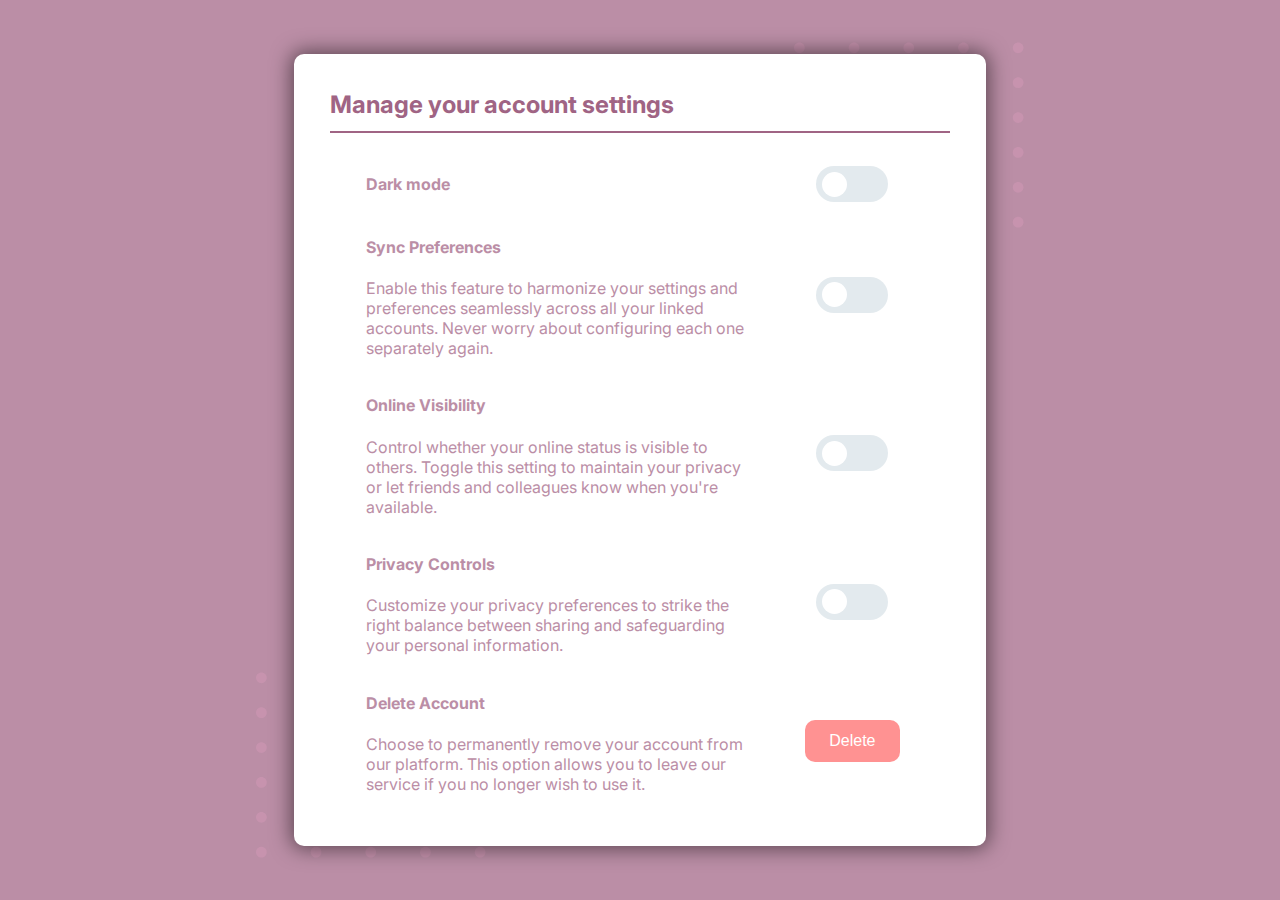
<file: index.html>
<!DOCTYPE html>
<html lang="en">
<head>
  <meta charset="UTF-8">
  <meta name="viewport" content="width=device-width, initial-scale=1.0">
  <link rel="preconnect" href="https://fonts.googleapis.com">
  <link rel="preconnect" href="https://fonts.gstatic.com" crossorigin>
  <link href="https://fonts.googleapis.com/css2?family=Inter:wght@100..900&display=swap" rel="stylesheet">
  <link rel="stylesheet" href="css/style.css">
  <title>Document</title>
</head>
<body>
  <div class="wrapper">
    <section class="container-flex">
      <div class="setting-panel-box " id="blur">
        <h2 class="setting-header">Manage your account settings</h2>
        <div class="setting-box grid" id="setting-box">
          <div>
            <h4>Dark mode</h4>
          </div>
          <button type="button" class="switch-btn grid-item-btn" name="darkmode"><span class="toggle-dot"></span></button>
          <div>
            <h4>Sync Preferences</h4>
            <p>Enable this feature to harmonize your settings and preferences seamlessly across all your linked accounts. Never worry about configuring each one separately again.</p>
          </div>
          <button type="button" class="switch-btn grid-item-btn" name="sync"><span class="toggle-dot"></span></button>
          <div class="grid-item-3">
            <h4>Online Visibility</h4>
            <p>Control whether your online status is visible to others. Toggle this setting to maintain your privacy or let friends and colleagues know when you're available.</p>
          </div>
          <button type="button" class="switch-btn grid-item-btn" name="visibility"><span class="toggle-dot"></span></button>
          <div>
            <h4>Privacy Controls</h4>
            <p>Customize your privacy preferences to strike the right balance between sharing and safeguarding your personal information.</p>
          </div>
          <button type="button" class="switch-btn grid-item-btn" name="privacy"><span class="toggle-dot"></span></button>
          <div>
            <h4>Delete Account</h4>
            <p>Choose to permanently remove your account from our platform. This option allows you to leave our service if you no longer wish to use it.</p>
          </div>
          <button type="button" class="delete-btn grid-item-btn" name="delete">Delete</button>
        </div>
      </div>
      <div id="delete-confirm" class="delete-modal-box hidden">
        <div class="modal-box">
  
          <svg class="warning-icon" xmlns="http://www.w3.org/2000/svg" viewBox="0 0 24 24" fill="currentColor" class="w-6 h-6">
            <path fill-rule="evenodd" d="M9.401 3.003c1.155-2 4.043-2 5.197 0l7.355 12.748c1.154 2-.29 4.5-2.599 4.5H4.645c-2.309 0-3.752-2.5-2.598-4.5L9.4 3.003ZM12 8.25a.75.75 0 0 1 .75.75v3.75a.75.75 0 0 1-1.5 0V9a.75.75 0 0 1 .75-.75Zm0 8.25a.75.75 0 1 0 0-1.5.75.75 0 0 0 0 1.5Z" clip-rule="evenodd" />
          </svg>
          <h3>Delete account</h3>
          <p>This option allows you to leave our service if you no longer wish to use it.</p>         
          <div id="delete-buttons">
            <button id="delete-yes" type="button">Yes</button>
            <button id="delete-no" type="button">No</button>
          </div>
          
        </div>
      </div> 
    </section>
    
  </div>
  <script src="js/script.js"></script>
</body>
</html>
</file>
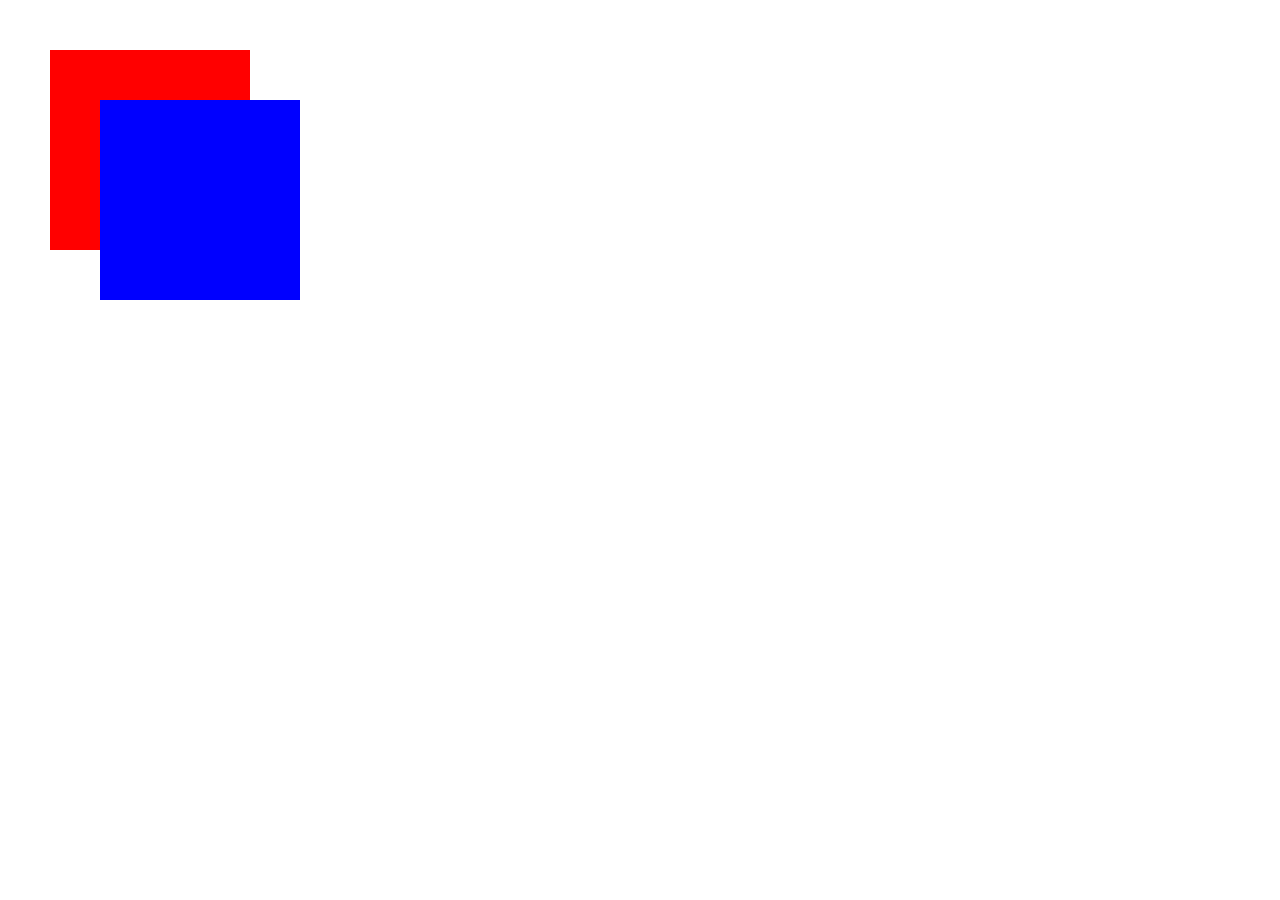
<file: test.html>
<!DOCTYPE html>
<html lang="en">
<head>
  <meta charset="UTF-8">
  <meta name="viewport" content="width=device-width, initial-scale=1.0">
  <title>Two Divs with Different z-index</title>
  <style>
    body {
      margin: 0;
      overflow: hidden; /* Prevents scrollbars for this example */
    }

    .div1 {
      position: absolute;
      width: 200px;
      height: 200px;
      background-color: red;
      top: 50px;
      left: 50px;
      z-index: 1;
    }

    .div2 {
      position: absolute;
      width: 200px;
      height: 200px;
      background-color: blue;
      top: 100px;
      left: 100px;
      z-index: 2;
    }
  </style>
</head>
<body>

<div class="div1"></div>
<div class="div2"></div>

</body>
</html>
</file>
<file: css/style.css>
*{
  box-sizing: border-box;
}
body{
  margin: 0;
  font-family: 'Inter',sans-serif;
  background-color: var(--background-color);
}
/* Dark Mode */
:root{
  --primary-color:#FFFFFF;
  --background-color:#BB8EA6;
  --white-text-color:#111827;
  /* --primary-color:#0f172a;
  --background-color:#1e293b; */
}
.dark-mode{
  --primary-color:#0f172a;
  --background-color:#1e293b;
  --white-text-color:#f3f4f6;  
}

/* wrapper */

.wrapper{
  margin: 0 auto;
  position: relative;
  background: url('/assets/dots.svg'),url('/assets/dots.svg');
  background-size: 30% 30%;
  background-repeat: no-repeat,no-repeat;
  background-position: top right, bottom left;
  width: 768px;
  height: 100vh;
  display: flex;
  justify-content: center;
  align-items: center;
}
.container-flex{
  display: flex;
  align-items: center;
  justify-content: center;
  height: 100%;
}
/* flex box */


/* grid box */
.grid{
  display: grid;
  grid-template-columns: 2fr 1fr;
}
.grid-item-btn{
  align-self: center;
  justify-self: center;
}

.grid-create-account-btn{
  grid-area: 6 / 1 / 6 / -1;
  align-self: center;
  justify-self: center;
  margin: 24px 0 24px 0;
}
/* setting panel */
.setting-panel-box{
  background-color: var(--primary-color);
  padding: 36px;
  border-radius: 10px;
  box-shadow: 0px 0px 20px 3px rgba(0, 0, 0, 0.5);
  width: 90%;
  z-index: 0;
            
}
.setting-header{
  margin-top: 0;
  color: #A06484;
  border-bottom: 2px solid #A06484;
  padding-bottom: 12px;
}
.setting-box{
  color: #BB8EA6;
  margin-left: 36px;
}
.switch-btn{
  width: 72px;
  height: 36px;
  background-color: #E3EAEE;
  border-radius: 20px;
  border: none;

  display: flex;
  align-items: center;

  transition: all 0.3s ease-in-out;
}
.active{
  justify-content: right;
  background-color: #CB87AB;
}
.delete-btn{
  padding:12px 24px;
  background-color: #FF9292;
  color: #FFFFFF;
  border: none;
  font-size: 16px;
  border-radius: 10px;

  transition: all 0.3s ease;
}
.delete-btn:hover{
  background-color: #A06484;
  
}
.toggle-dot{
  background-color: #FFFFFF;
  width: 25px;
  height: 25px;
  border-radius: 50%;

}
.setting-box > div > p{
  font-size: 1rem;
}

/* delete modal */
.delete-active{
  filter: blur(5px);
  pointer-events: none;
  user-select: none;  
}
.hidden{
  
  visibility: hidden;
  opacity: 0;
  transition: 0.3s;
}
.delete-modal-box{
  position: fixed;
  top: 40%;
  left: 50%;
  transform: translate(-50%,-40%);
  z-index: 999;
  background-image: #111827;
  /* gradient direction: to right, color stops: #ffcc00 to #ff6699 */
  width: 460px;
  
  transition: 0.3s;
}
.modal-box{
  display: grid;
  grid-template-columns: 1fr 2fr;
  grid-template-rows: repeat(1fr,3);
  grid-template-areas: "icon" "icon " "icon";

  border-radius: 10px;
  padding: 24px;
  width: 100%;
  background-color: var(--primary-color);

  box-shadow: 0 0 10px rgba(0, 0, 0, 0.5);
  
}
.warning-icon{
  width: 72px;
  height: 72px;
  grid-area: icon;
  justify-self: center;
  align-self: center;

  color:#dc2626;
}
.modal-box > h3{
  margin-bottom: 0;
  color: #dc2626;
}
.modal-box > p{
  font-size: 14px;
  color: #020617;
  color: var(--white-text-color);
}
.modal-box > div {
  display: flex;
  align-items: center;
  gap: 24px;
  margin-top: 24px;
}
.modal-box > div > button{
  padding: 12px;
  width: 100%;
  font-weight: 700;
  color:#0f172a ;
  border-radius: 5px;
  border: none;
  background-color: #d1d5db;
  transition: all 0.3s ease;
}
.modal-box > div > button:first-child{
  background-color:#ef4444;
}
.modal-box > div > button:first-child:hover{
  background-color: #b91c1c;
}
.modal-box > div > button:nth-child(2):hover{
  background-color: #9ca3af;
}
</file>
